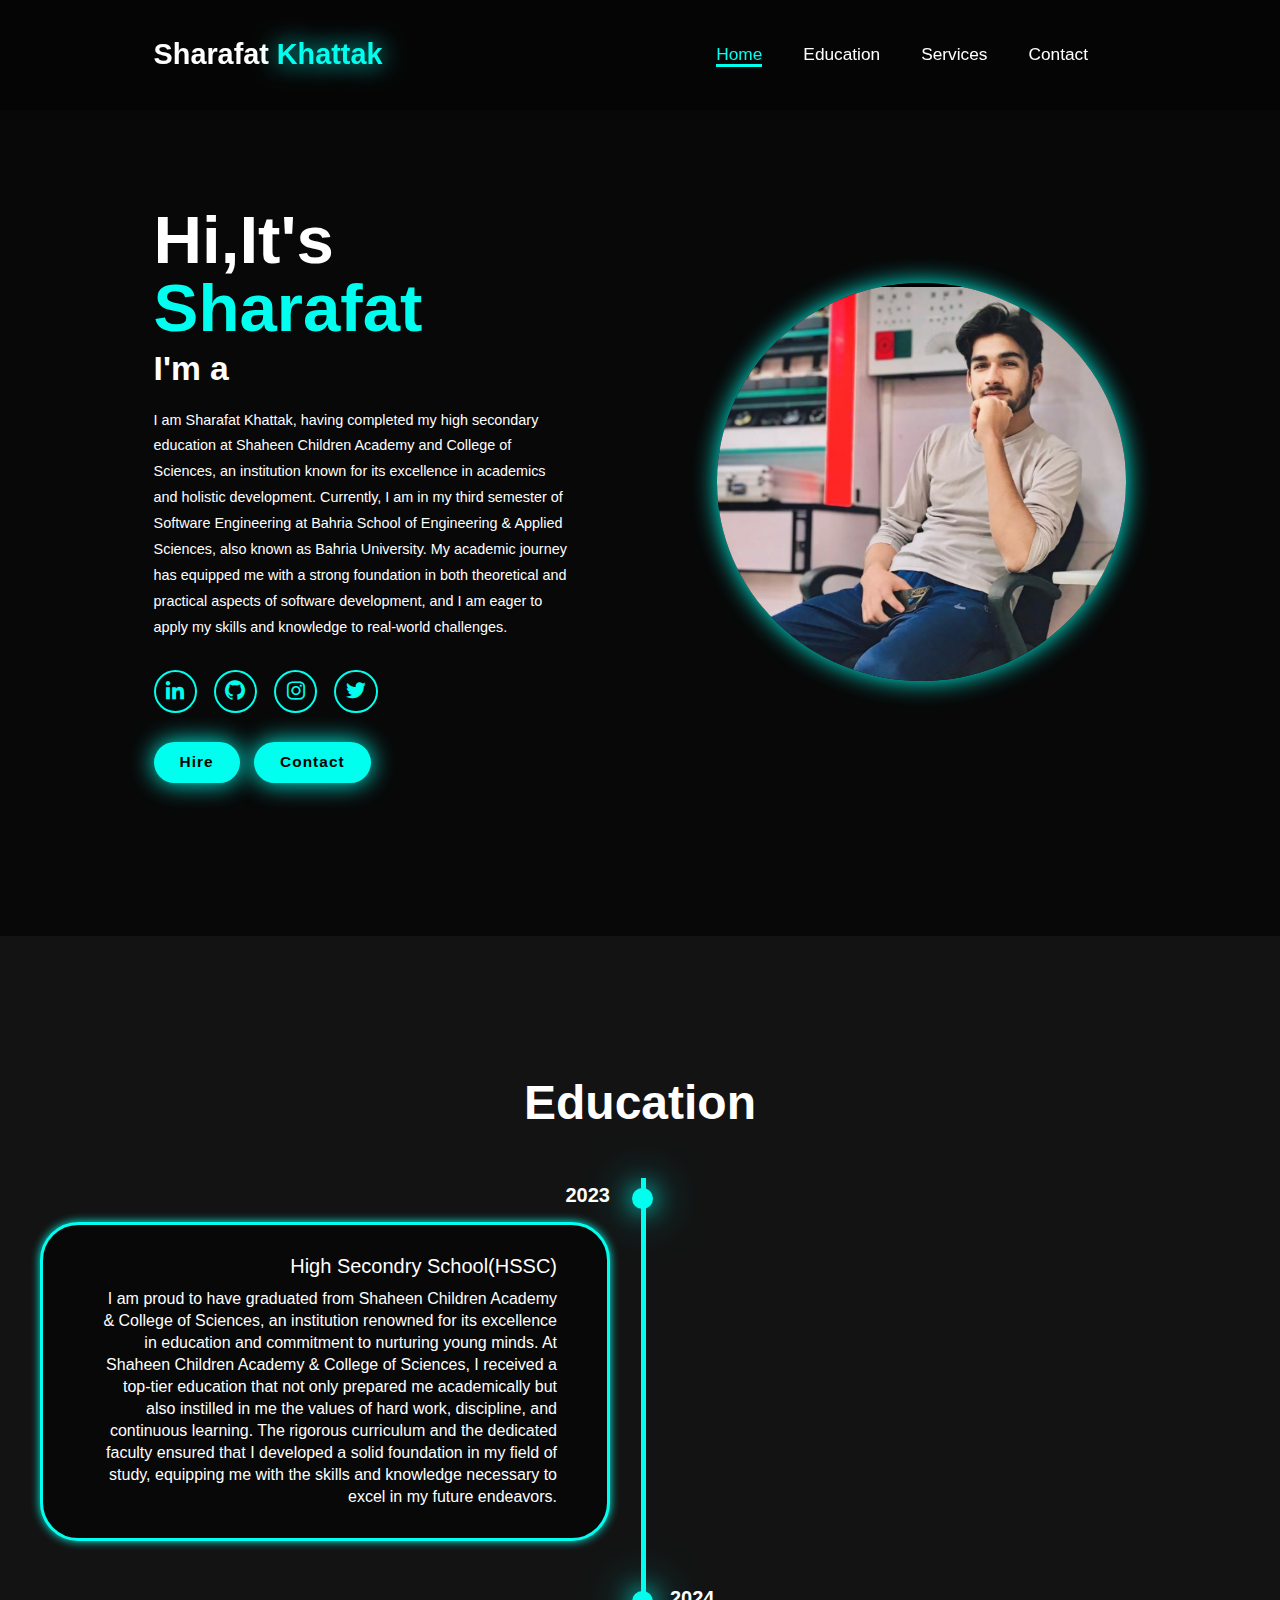
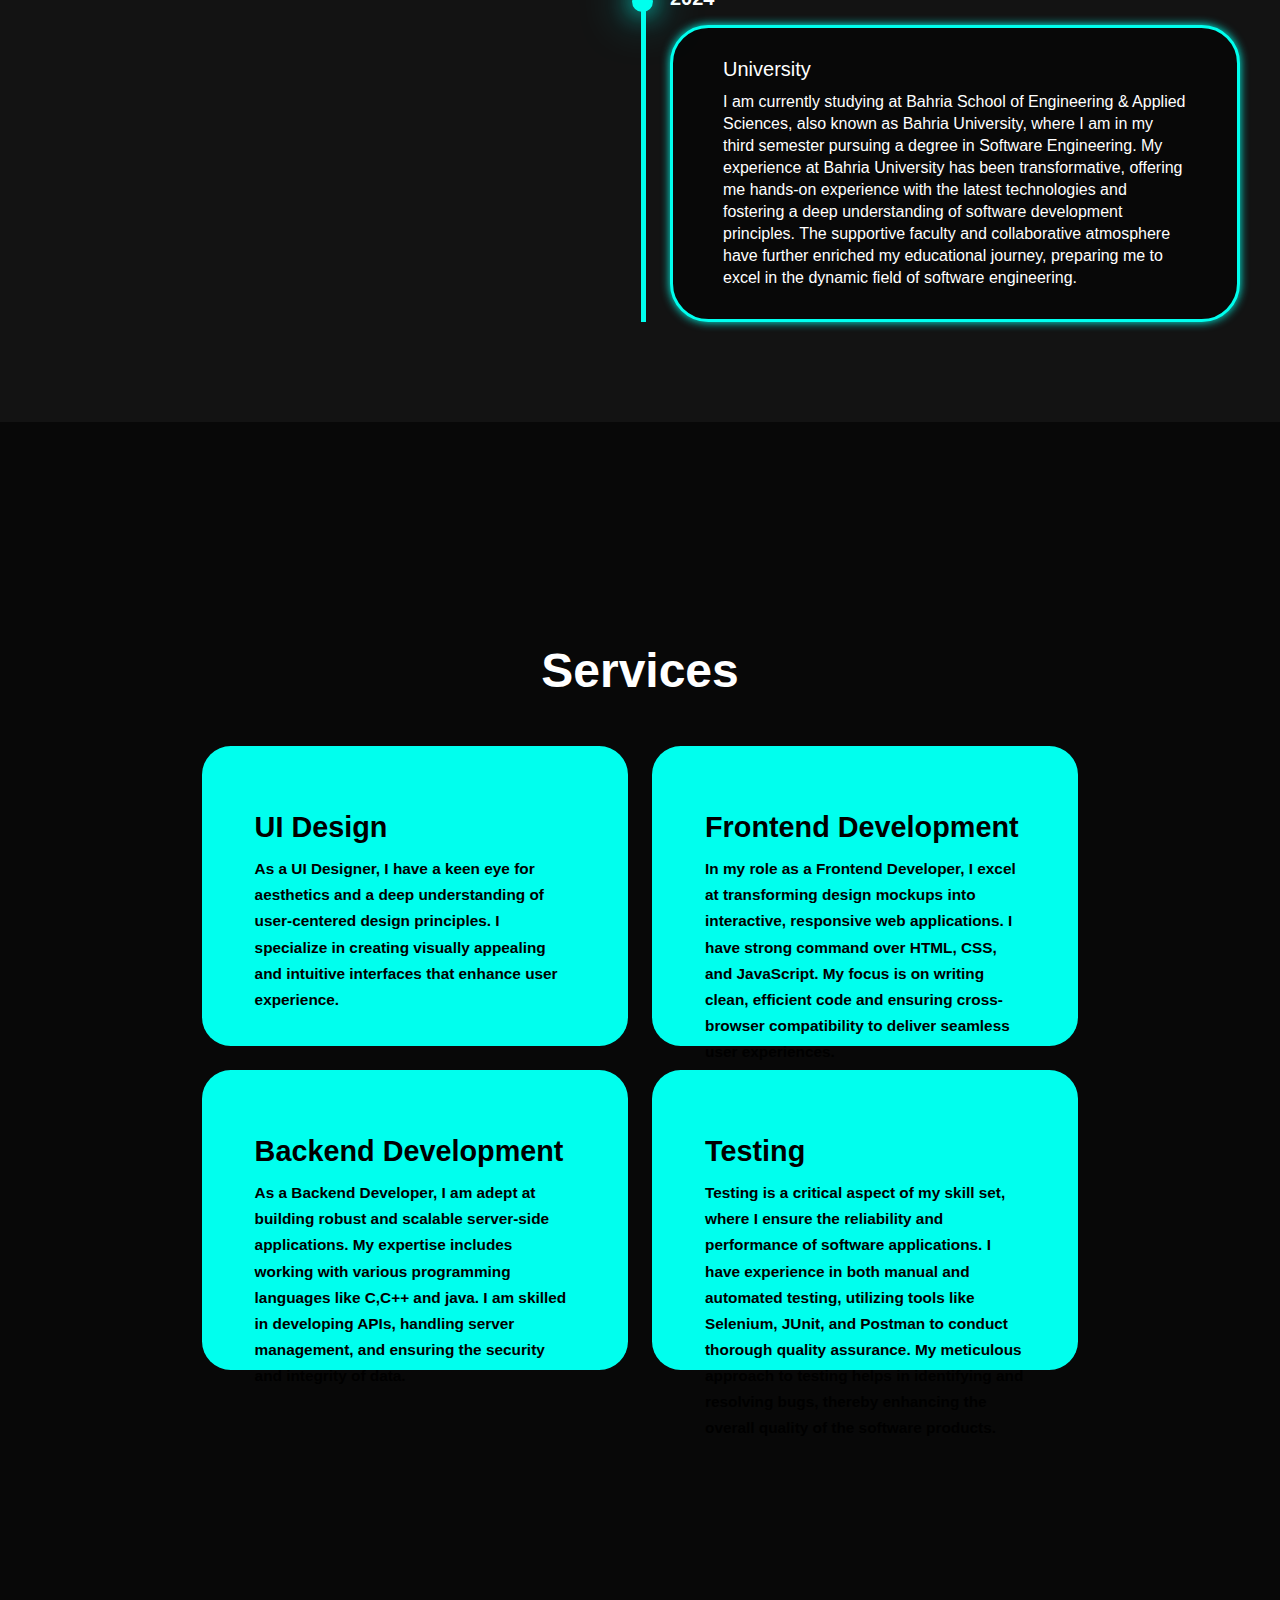
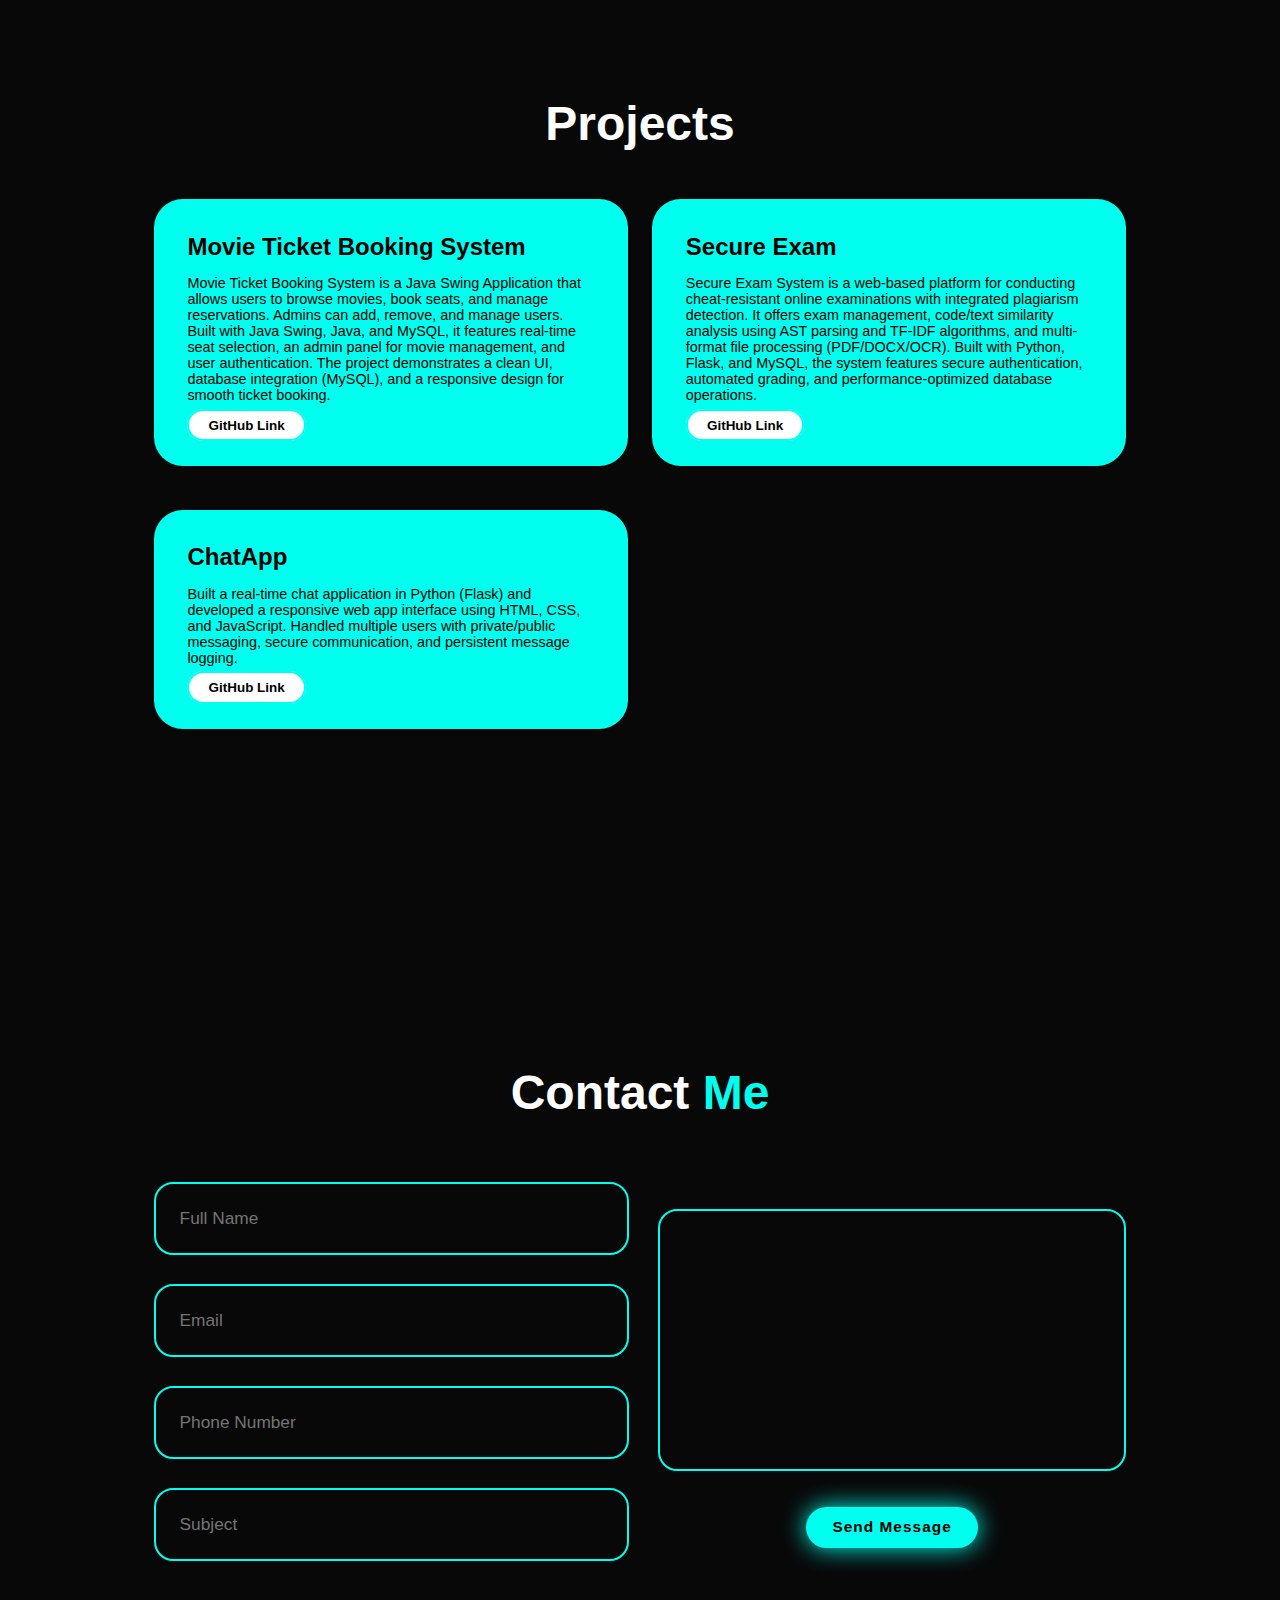
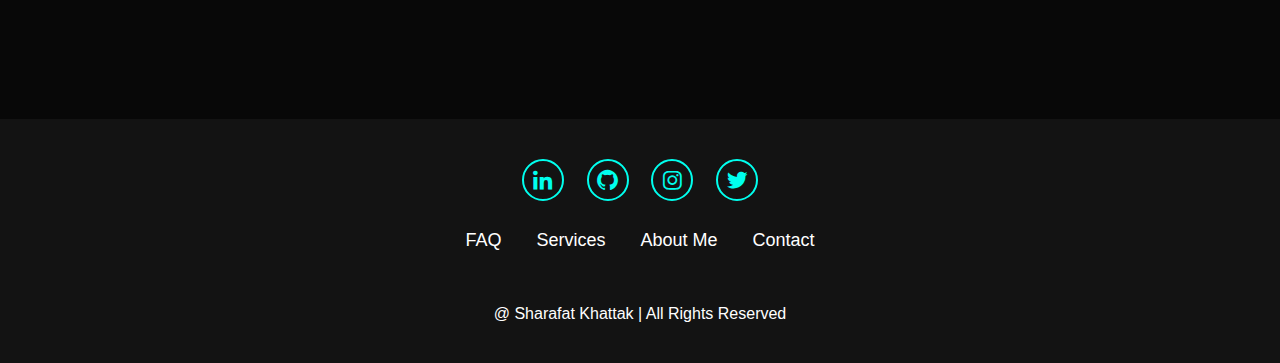
<file: index.html>
<!DOCTYPE html>
<html lang="en">
  <head>
    <meta charset="UTF-8" />
    <meta name="viewport" content="width=device-width, initial-scale=1.0" />
    <title>Portfolio</title>
    <link rel="stylesheet" href="style.css" />
    <link
      href="https://unpkg.com/boxicons@2.1.4/css/boxicons.min.css"
      rel="stylesheet"
    />
  </head>
  <body>
    <header class="header">
      <a href="#home" class="logo">Sharafat <span>Khattak</span></a>
      <i class="bx bx-menu" id="menu-icon"></i>
      <nav class="navbar">
        <a href="#home" class="active">Home</a>
        <a href="#education">Education</a>
        <a href="#services">Services</a>
        <a href="#contact">Contact</a>
        <a href=""></a>
      </nav>
    </header>
    <section class="home" id="home">
      <div class="home-content">
        <h1>Hi,It's <span>Sharafat</span></h1>
        <h3 class="text-animation">I'm a <span></span></h3>
        <p>
          I am Sharafat Khattak, having completed my high secondary education at
          Shaheen Children Academy and College of Sciences, an institution known
          for its excellence in academics and holistic development. Currently, I
          am in my third semester of Software Engineering at Bahria School of
          Engineering & Applied Sciences, also known as Bahria University. My
          academic journey has equipped me with a strong foundation in both
          theoretical and practical aspects of software development, and I am
          eager to apply my skills and knowledge to real-world challenges.
        </p>
        <div class="social-icons">
          <a href="www.linkedin.com/in/sharafat-khattak"><i class="bx bxl-linkedin"></i></a>
          <a href="#"><i class="bx bxl-github"></i></a>
          <a href="#"><i class="bx bxl-instagram"></i></a>
          <a href="#"><i class="bx bxl-twitter"></i></a>
        </div>
        <div class="btn-group">
          <a href="#" class="btn">Hire</a>
          <a href="#contact" class="btn">Contact</a>
        </div>
      </div>
      <div class="home-img">
        <img src="profile pic.jpeg.jpg" alt="" />
      </div>
    </section>

    <section class="education" id="education">
      <h2 class="heading">Education</h2>

      <div class="timeline-items">
        <div class="timeline-item">
          <div class="timeline-dot"></div>
          <div class="timeline-date">2023</div>
          <div class="timeline-content">
            <h3>High Secondry School(HSSC)</h3>
            <p>
              I am proud to have graduated from Shaheen Children Academy &
              College of Sciences, an institution renowned for its excellence in
              education and commitment to nurturing young minds. At Shaheen
              Children Academy & College of Sciences, I received a top-tier
              education that not only prepared me academically but also
              instilled in me the values of hard work, discipline, and
              continuous learning. The rigorous curriculum and the dedicated
              faculty ensured that I developed a solid foundation in my field of
              study, equipping me with the skills and knowledge necessary to
              excel in my future endeavors.
            </p>
          </div>
        </div>

        <div class="timeline-item">
          <div class="timeline-dot"></div>
          <div class="timeline-date">2024</div>
          <div class="timeline-content">
            <h3>University</h3>
            <p>
              I am currently studying at Bahria School of Engineering & Applied
              Sciences, also known as Bahria University, where I am in my third
              semester pursuing a degree in Software Engineering. My experience
              at Bahria University has been transformative, offering me hands-on
              experience with the latest technologies and fostering a deep
              understanding of software development principles. The supportive
              faculty and collaborative atmosphere have further enriched my
              educational journey, preparing me to excel in the dynamic field of
              software engineering.
            </p>
          </div>
        </div>
      </div>
    </section>
    <!-----------------Services-->
    <section class="services" id="services">
      <h2 class="heading">Services</h2>

      <div class="services-container">
        <div class="service-box">
          <div class="service-info">
            <h4>UI Design</h4>
            <p>
              As a UI Designer, I have a keen eye for aesthetics and a deep
              understanding of user-centered design principles. I specialize in
              creating visually appealing and intuitive interfaces that enhance
              user experience.
            </p>
          </div>
        </div>

        <div class="service-box">
          <div class="service-info">
            <h4>Frontend Development</h4>
            <p>
              In my role as a Frontend Developer, I excel at transforming design
              mockups into interactive, responsive web applications. I have
              strong command over HTML, CSS, and JavaScript. My focus is on
              writing clean, efficient code and ensuring cross-browser
              compatibility to deliver seamless user experiences.
            </p>
          </div>
        </div>

        <div class="service-box">
          <div class="service-info">
            <h4>Backend Development</h4>
            <p>
              As a Backend Developer, I am adept at building robust and scalable
              server-side applications. My expertise includes working with
              various programming languages like C,C++ and java. I am skilled in
              developing APIs, handling server management, and ensuring the
              security and integrity of data.
            </p>
          </div>
        </div>
        <div class="service-box">
          <div class="service-info">
            <h4>Testing</h4>
            <p>
              Testing is a critical aspect of my skill set, where I ensure the
              reliability and performance of software applications. I have
              experience in both manual and automated testing, utilizing tools
              like Selenium, JUnit, and Postman to conduct thorough quality
              assurance. My meticulous approach to testing helps in identifying
              and resolving bugs, thereby enhancing the overall quality of the
              software products.
            </p>
          </div>
        </div>
      </div>
    </section>
    <!-- Projects Section -->
    <section class="projects" id="projects">
      <h2 class="heading">Projects</h2>
      <div class="projects-container">
        <div class="project-box">
          <h4>Movie Ticket Booking System</h4>
          <p>Movie Ticket Booking System is a Java Swing Application that allows users to browse movies, book seats, and manage reservations. Admins can add, remove, and manage users. Built with Java Swing, Java, and MySQL, it features real-time seat selection, an admin panel for movie management, and user authentication. The project demonstrates a clean UI, database integration (MySQL), and a responsive design for smooth ticket booking.</p>
          <a href="https://github.com/SharafatKhattak/Movie-Ticket-Booking-System.git" target="_blank">GitHub Link</a>
        </div>
        <div class="project-box">
          <h4>Secure Exam</h4>
          <p>Secure Exam System is a web-based platform for conducting cheat-resistant online examinations with integrated plagiarism detection. It offers exam management, code/text similarity analysis using AST parsing and TF-IDF algorithms, and multi-format file processing (PDF/DOCX/OCR). Built with Python, Flask, and MySQL, the system features secure authentication, automated grading, and performance-optimized database operations.</p>
          <a href="https://github.com/shoaibakhtar5/secure_exam.git" target="_blank">GitHub Link</a>
        </div>
        <div class="project-box">
          <h4>ChatApp</h4>
          <p>Built a real-time chat application in Python (Flask) and developed a responsive web app interface using HTML, CSS, and JavaScript. Handled multiple users with private/public messaging, secure communication, and persistent message logging.</p>
          <a href="https://github.com/SharafatKhattak/Library.git" target="_blank">GitHub Link</a>
        </div>
      </div>
    </section>
    <!-----------------Contact-->
    <section class="contact" id="contact">
      <h2 class="heading">Contact <span>Me</span></h2>

      <form action="">
        <div class="input-group">
          <div class="input-box">
            <input type="text" placeholder="Full Name" />
            <input type="email" placeholder="Email" />
          </div>
          <div class="input-box">
            <input type="number" placeholder="Phone Number" />
            <input type="text" placeholder="Subject" />
          </div>
        </div>
        <div class="input-group-2">
          <textarea
            name=""
            id=""
            cols="30"
            rows="10"
            placeholder="Your Meassage"
          >
          </textarea>
          <input type="submit" value="Send Message" class="btn" />
        </div>
      </form>
    </section>

    <footer class="footer">
      <div class="social">
        <a href="#"><i class="bx bxl-linkedin"></i></a>
        <a href="#"><i class="bx bxl-github"></i></a>
        <a href="#"><i class="bx bxl-instagram"></i></a>
        <a href="#"><i class="bx bxl-twitter"></i></a>
      </div>
      <ul class="list">
        <li>
          <a href="#">FAQ</a>
        </li>
        <li>
          <a href="#">Services</a>
        </li>
        <li>
          <a href="#">About Me</a>
        </li>
        <li>
          <a href="#">Contact</a>
        </li>
      </ul>
      <p class="copyright">@ Sharafat Khattak | All Rights Reserved</p>
    </footer>
    <script src="script.js"></script>
  </body>
</html>
</file>
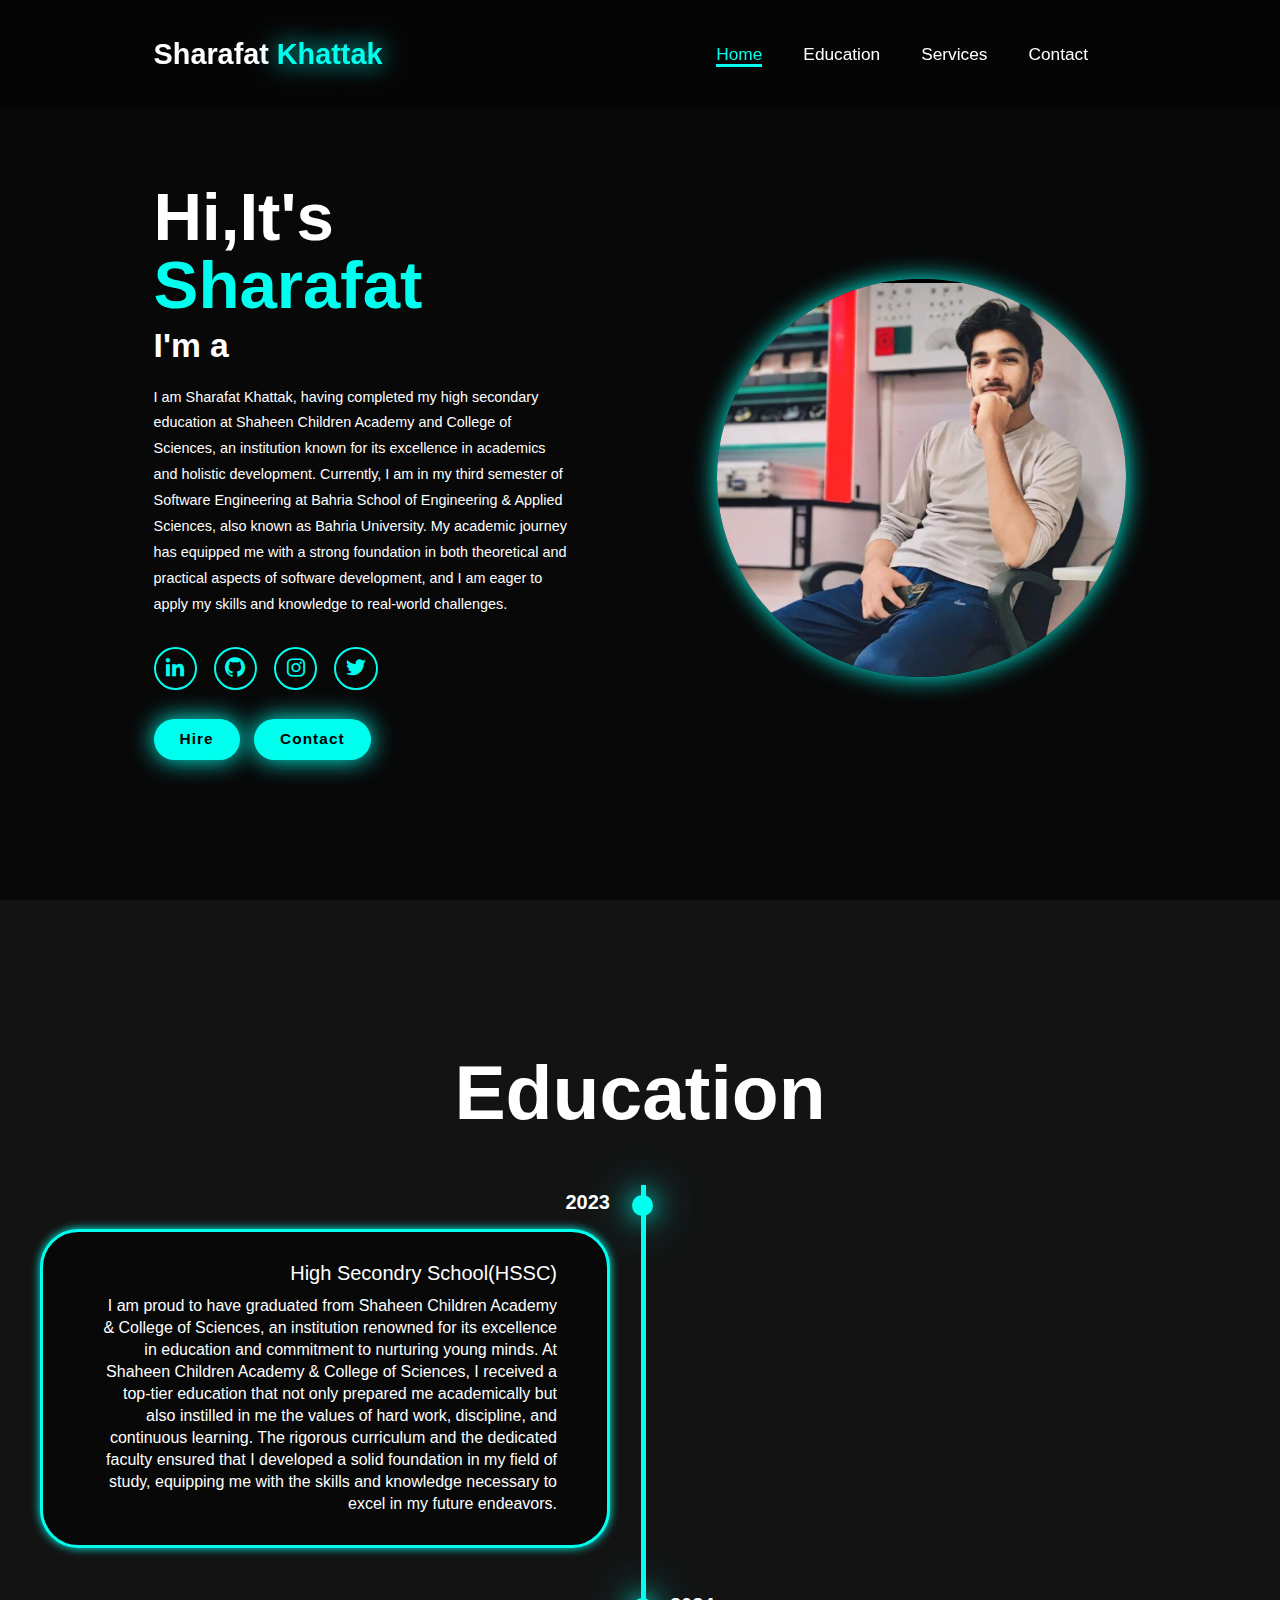
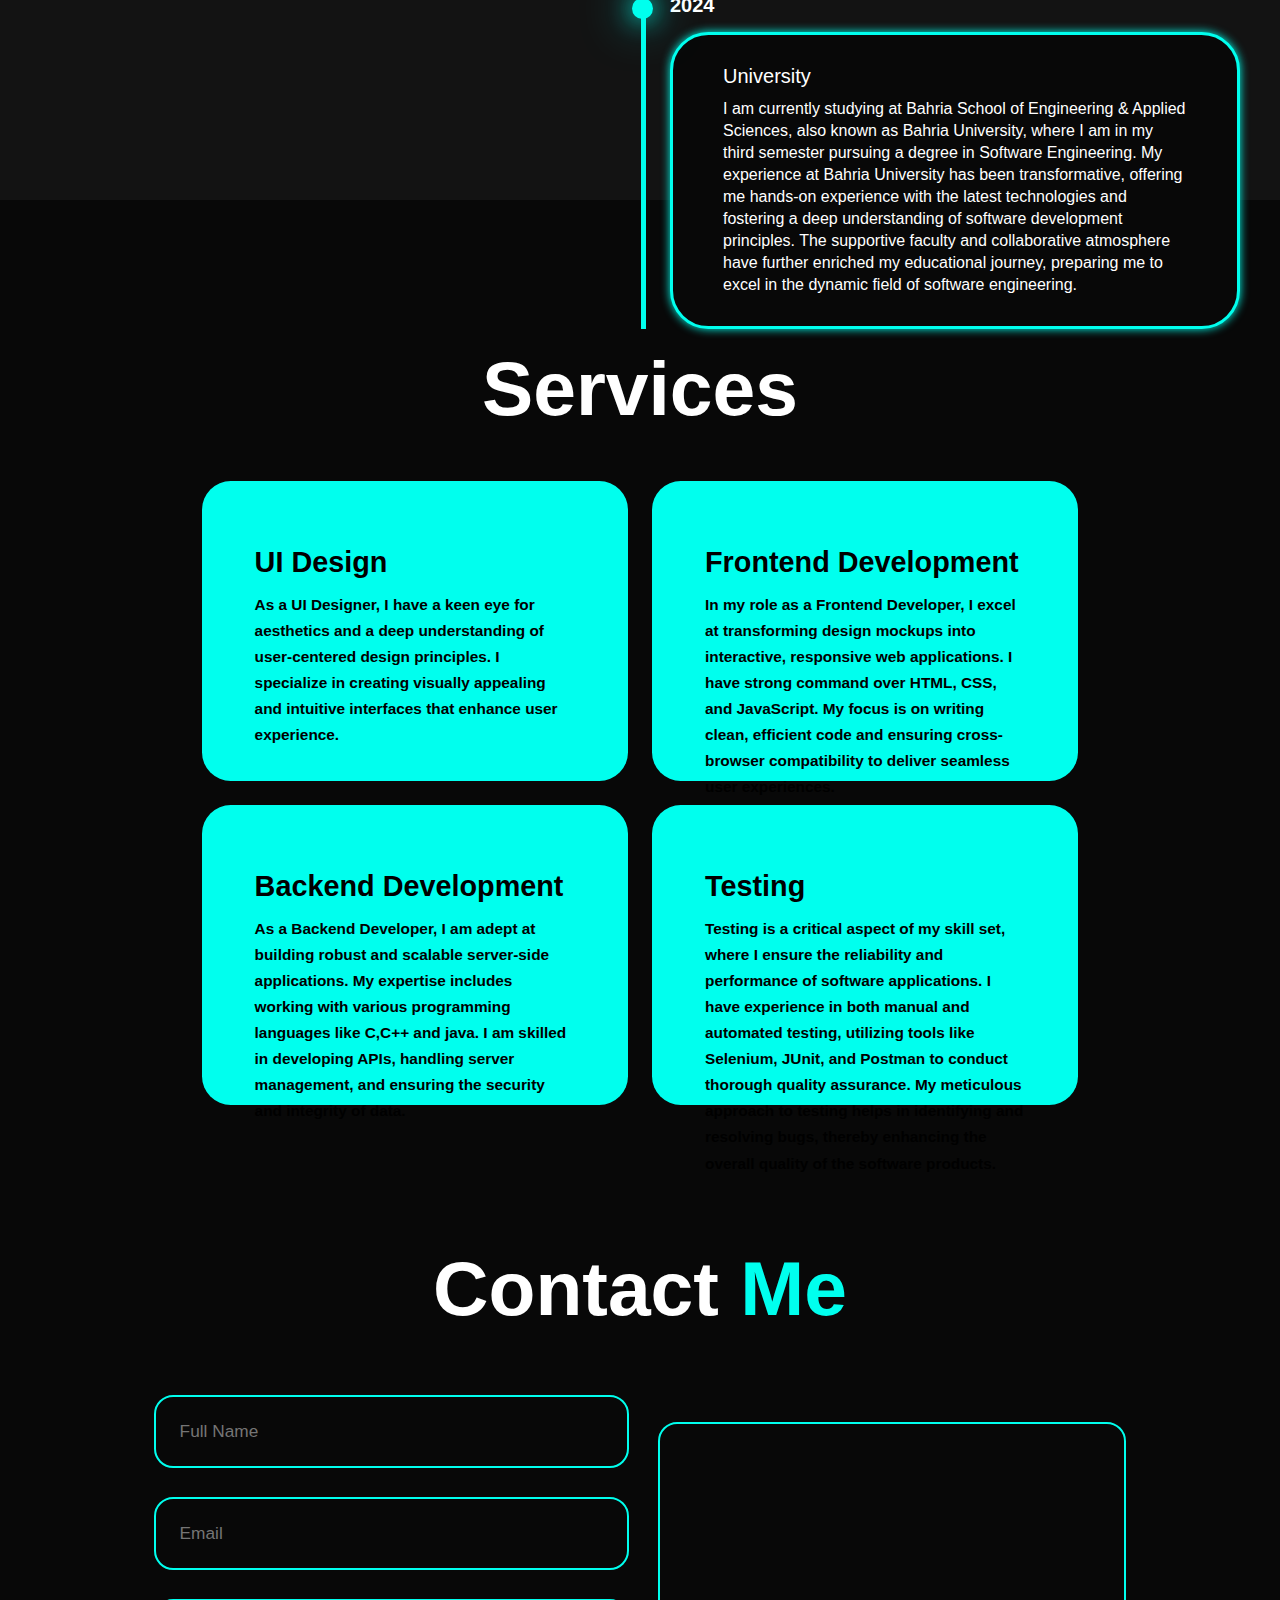
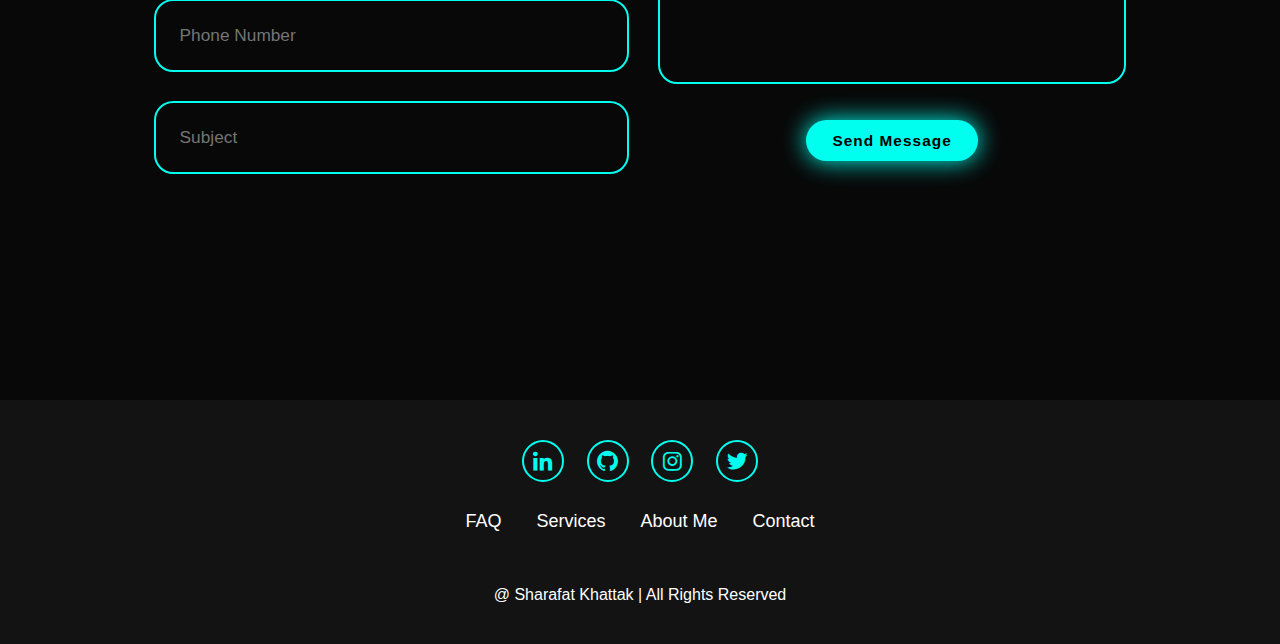
<file: index1.html>
<!DOCTYPE html>
<html lang="en">
  <head>
    <meta charset="UTF-8" />
    <meta name="viewport" content="width=device-width, initial-scale=1.0" />
    <title>Portfolio</title>
    <link rel="stylesheet" href="style1.css" />
    <link
      href="https://unpkg.com/boxicons@2.1.4/css/boxicons.min.css"
      rel="stylesheet"
    />
  </head>
  <body>
    <header class="header">
      <a href="#home" class="logo">Sharafat <span>Khattak</span></a>
      <i class="bx bx-menu" id="menu-icon"></i>
      <nav class="navbar">
        <a href="#home" class="active">Home</a>
        <a href="#education">Education</a>
        <a href="#services">Services</a>
        <a href="#contact">Contact</a>
        <a href=""></a>
      </nav>
    </header>
    <section class="home" id="home">
      <div class="home-content">
        <h1>Hi,It's <span>Sharafat</span></h1>
        <h3 class="text-animation">I'm a <span></span></h3>
        <p>
          I am Sharafat Khattak, having completed my high secondary education at
          Shaheen Children Academy and College of Sciences, an institution known
          for its excellence in academics and holistic development. Currently, I
          am in my third semester of Software Engineering at Bahria School of
          Engineering & Applied Sciences, also known as Bahria University. My
          academic journey has equipped me with a strong foundation in both
          theoretical and practical aspects of software development, and I am
          eager to apply my skills and knowledge to real-world challenges.
        </p>
        <div class="social-icons">
          <a href="#"><i class="bx bxl-linkedin"></i></a>
          <a href="#"><i class="bx bxl-github"></i></a>
          <a href="#"><i class="bx bxl-instagram"></i></a>
          <a href="#"><i class="bx bxl-twitter"></i></a>
        </div>
        <div class="btn-group">
          <a href="#" class="btn">Hire</a>
          <a href="#contact" class="btn">Contact</a>
        </div>
      </div>
      <div class="home-img">
        <img src="profile pic.jpeg.jpg" alt="" />
      </div>
    </section>

    <section class="education" id="education">
      <h2 class="heading">Education</h2>

      <div class="timeline-items">
        <div class="timeline-item">
          <div class="timeline-dot"></div>
          <div class="timeline-date">2023</div>
          <div class="timeline-content">
            <h3>High Secondry School(HSSC)</h3>
            <p>
              I am proud to have graduated from Shaheen Children Academy &
              College of Sciences, an institution renowned for its excellence in
              education and commitment to nurturing young minds. At Shaheen
              Children Academy & College of Sciences, I received a top-tier
              education that not only prepared me academically but also
              instilled in me the values of hard work, discipline, and
              continuous learning. The rigorous curriculum and the dedicated
              faculty ensured that I developed a solid foundation in my field of
              study, equipping me with the skills and knowledge necessary to
              excel in my future endeavors.
            </p>
          </div>
        </div>

        <div class="timeline-item">
          <div class="timeline-dot"></div>
          <div class="timeline-date">2024</div>
          <div class="timeline-content">
            <h3>University</h3>
            <p>
              I am currently studying at Bahria School of Engineering & Applied
              Sciences, also known as Bahria University, where I am in my third
              semester pursuing a degree in Software Engineering. My experience
              at Bahria University has been transformative, offering me hands-on
              experience with the latest technologies and fostering a deep
              understanding of software development principles. The supportive
              faculty and collaborative atmosphere have further enriched my
              educational journey, preparing me to excel in the dynamic field of
              software engineering.
            </p>
          </div>
        </div>
      </div>
    </section>
    <!-----------------Services-->
    <section class="services" id="services">
      <h2 class="heading">Services</h2>

      <div class="services-container">
        <div class="service-box">
          <div class="service-info">
            <h4>UI Design</h4>
            <p>
              As a UI Designer, I have a keen eye for aesthetics and a deep
              understanding of user-centered design principles. I specialize in
              creating visually appealing and intuitive interfaces that enhance
              user experience.
            </p>
          </div>
        </div>

        <div class="service-box">
          <div class="service-info">
            <h4>Frontend Development</h4>
            <p>
              In my role as a Frontend Developer, I excel at transforming design
              mockups into interactive, responsive web applications. I have
              strong command over HTML, CSS, and JavaScript. My focus is on
              writing clean, efficient code and ensuring cross-browser
              compatibility to deliver seamless user experiences.
            </p>
          </div>
        </div>

        <div class="service-box">
          <div class="service-info">
            <h4>Backend Development</h4>
            <p>
              As a Backend Developer, I am adept at building robust and scalable
              server-side applications. My expertise includes working with
              various programming languages like C,C++ and java. I am skilled in
              developing APIs, handling server management, and ensuring the
              security and integrity of data.
            </p>
          </div>
        </div>
        <div class="service-box">
          <div class="service-info">
            <h4>Testing</h4>
            <p>
              Testing is a critical aspect of my skill set, where I ensure the
              reliability and performance of software applications. I have
              experience in both manual and automated testing, utilizing tools
              like Selenium, JUnit, and Postman to conduct thorough quality
              assurance. My meticulous approach to testing helps in identifying
              and resolving bugs, thereby enhancing the overall quality of the
              software products.
            </p>
          </div>
        </div>
      </div>
    </section>

    <section class="contact" id="contact">
      <h2 class="heading">Contact <span>Me</span></h2>

      <form action="">
        <div class="input-group">
          <div class="input-box">
            <input type="text" placeholder="Full Name" />
            <input type="email" placeholder="Email" />
          </div>
          <div class="input-box">
            <input type="number" placeholder="Phone Number" />
            <input type="text" placeholder="Subject" />
          </div>
        </div>
        <div class="input-group-2">
          <textarea
            name=""
            id=""
            cols="30"
            rows="10"
            placeholder="Your Meassage"
          >
          </textarea>
          <input type="submit" value="Send Message" class="btn" />
        </div>
      </form>
    </section>

    <footer class="footer">
      <div class="social">
        <a href="#"><i class="bx bxl-linkedin"></i></a>
        <a href="#"><i class="bx bxl-github"></i></a>
        <a href="#"><i class="bx bxl-instagram"></i></a>
        <a href="#"><i class="bx bxl-twitter"></i></a>
      </div>
      <ul class="list">
        <li>
          <a href="#">FAQ</a>
        </li>
        <li>
          <a href="#">Services</a>
        </li>
        <li>
          <a href="#">About Me</a>
        </li>
        <li>
          <a href="#">Contact</a>
        </li>
      </ul>
      <p class="copyright">@ Sharafat Khattak | All Rights Reserved</p>
    </footer>
    <script src="javascript1.js"></script>
  </body>
</html>
</file>
<file: style.css>
* {
  margin: 0;
  padding: 0;
  box-sizing: border-box;
  text-decoration: none;
  border: none;
  outline: none;
  scroll-behavior: smooth;
  font-family: "Poppins", sans-serif;
}

:root {
  --bg-color: #080808;
  --second-bg-color: #131313;
  --text-color: white;
  --main-color: #00ffee;
}

html {
  font-size: 60%;
  overflow-x: hidden;
}
body {
  background: var(--bg-color);
  color: var(--text-color);
}
.header {
  position: fixed;
  top: 0;
  left: 0;
  width: 100%;
  padding: 4rem 12% 4rem;
  background: rgba(0, 0, 0, 0.3);
  backdrop-filter: blur(10px);
  display: flex;
  justify-content: space-between;
  align-items: center;
  z-index: 5;
}

.logo {
  font-size: 3rem;
  color: var(--text-color);
  font-weight: 800;
  cursor: pointer;
  transition: 0.3s ease;
}
.logo:hover {
  transform: scale(1.1);
}
.logo span {
  text-shadow: 0 0 25px var(--main-color);
}
.navbar a {
  font-size: 1.8rem;
  color: var(--text-color);
  margin-left: 4rem;
  font-weight: 500;
  transition: 0.3 ease;
  border-bottom: 3px solid transparent;
}
.navbar a:hover,
.navbar a.active {
  color: var(--main-color);
  border-bottom: 3px solid var(--main-color);
}
#menu-icon {
  display: none;
  font-size: 3.5rem;
  color: var(--main-color);
}

section {
  height: 100vh;
  padding: 10rem 12% 10rem;
}

.home {
  display: flex;
  align-items: center;
  justify-content: center;
  gap: 15rem;
}
.home-content {
  display: flex;
  flex-direction: column;
  align-items: baseline;
  text-align: left;
  justify-content: center;
  margin-top: 3rem;
}

span {
  color: var(--main-color);
}

.logo span {
  color: var(--main-color);
}
.home-content h3 {
  margin-bottom: 2rem;
  margin-top: 1rem;
  font-size: 3.5rem;
}

.home-content h1 {
  font-size: 7rem;
  font-weight: 700;
  margin-top: 1.5rem;
  line-height: 1;
}

.home-img img {
  position: relative;
  top: 3rem;
  width: 32vw;
  border-radius: 50%;
  box-shadow: 0 0 25px var(--main-color);
  cursor: pointer;
  transition: 0.4s ease-in-out;
}

.home-img img:hover {
  box-shadow: 0 0 25px var(--main-color), 0 0 50px var(--main-color),
    0 0 100px var(--main-color);
}

.home-content p {
  font-size: 1.5rem;
  font-weight: 500;
  line-height: 1.8;
  max-width: 1000px;
}
.social-icons a {
  display: inline-flex;
  justify-content: center;
  align-items: center;
  width: 4.5rem;
  height: 4.5rem;
  background: transparent;
  border: 2px solid var(--main-color);
  font-size: 2.5rem;
  border-radius: 50%;
  color: var(--main-color);
  margin: 3rem 1.5rem 3rem 0;
  transition: 0.3s ease-in-out;
}
.social-icons a:hover {
  color: var(--text-color);
  transform: scale(1.3) translateY(-5x);
  box-shadow: 0 0 25px var(--main-color);
  background-color: var(--main-color);
}

.btn {
  display: inline-block;
  padding: 1rem 2.5rem;
  background: var(--main-color);
  box-shadow: 0 0 25px var(--main-color);
  border-radius: 4rem;
  font-size: 1.6rem;
  color: black;
  border: 2px solid transparent;
  letter-spacing: 0.11rem;
  font-weight: 600;
  transition: 0.3 ease-in-out;
  cursor: pointer;
}
.btn:hover {
  transform: scale(1.05);
  box-shadow: 0 0 50px var(--main-color);
}
.btn-group {
  display: flex;
  align-items: center;
  gap: 1.5rem;
}
.btn-group a:nth-of-type(2):hover {
  box-shadow: 0 0 25px var(--main-color);
  background-color: var(--main-color);
  color: black;
}
.text-animation {
  font-size: 34px;
  font-weight: 600;
  min-width: 280px;
}
.text-animation span {
  position: relative;
}

.text-animation span::before {
  content: "Web developer";
  color: var(--main-color);
  animation: words 20s infinite;
}
.text-animation span::after {
  content: "";
  background-color: var(--bg-color);
  position: absolute;
  width: calc(100% + 8px);
  height: 100%;
  border-left: 3px solid var(--bg-color);
  right: -8px;
  animation: cursor 0.6s infinite, typing 20s steps(14) infinite;
}
@keyframes cursor {
  to {
    border-left: 2px solid var(--main-color);
  }
}
@keyframes words {
  0%,
  20% {
    content: "Frontend Developer";
  }
  21%,
  40% {
    content: " Web Designer";
  }
  41%,
  60% {
    content: "C++ Developer";
  }
  61%,
  80% {
    content: "Software Engineer";
  }
  81%,
  100% {
    content: "UI/UX Designer";
  }
}
@keyframes typing {
  10%,
  15%,
  30%,
  35%,
  50%,
  55%,
  70%,
  75%,
  90%,
  95% {
    width: 0;
  }
  5%,
  20%,
  25%,
  40%,
  45%,
  60%,
  65%,
  80%,
  85% {
    width: calc(100% + 8px);
  }
}

.heading {
  font-size: 8rem;
  text-align: center;
  margin: 5rem 0;
}
.education {
  padding: 100px 15px;
  background: var(--second-bg-color);
}
.education h2 {
  margin-bottom: 5rem;
}
.timeline-items {
  max-width: 1200px;
  margin: auto;
  display: flex;
  flex-wrap: wrap;
  position: relative;
}
.timeline-items::before {
  content: "";
  position: absolute;
  width: 5px;
  height: 100%;
  background-color: var(--main-color);
  left: calc(50% + 1px);
}
.timeline-item {
  margin-bottom: 40px;
  width: 100%;
  position: relative;
}
.timeline-item:last-child {
  margin-bottom: 0;
}
.timeline-item:nth-child(odd) {
  padding-right: calc(50% + 30px);
  text-align: right;
}

.timeline-item:nth-child(even) {
  padding-left: calc(50% + 30px);
}

.timeline-dot {
  height: 21px;
  width: 21px;
  background-color: var(--main-color);
  box-shadow: 0 0 25px var(--main-color), 0 0 50px var(--main-color);
  position: absolute;
  left: calc(50% - 8px);
  border-radius: 50%;
  top: 10px;
}

.timeline-date {
  font-size: 20px;
  font-weight: 800;
  color: white;
  margin: 6px 0 15px;
}

.timeline-content {
  background-color: var(--bg-color);
  border: 3px solid var(--main-color);
  padding: 30px 50px;
  border-radius: 4rem;
  box-shadow: 0 0 10px var(--main-color);
  cursor: pointer;
  transition: 0.3s ease-in-out;
}

.timeline-content:hover {
  transform: scale(1.05);
  box-shadow: 0 0 25px var(--main-color);
}
.timeline-content h3 {
  font-size: 20px;
  color: white;
  margin: 0 0 10px;
  font-weight: 500;
}
.timeline-content p {
  color: white;
  font-size: 16px;
  font-weight: 300;
  line-height: 22px;
}
::-webkit-scrollbar {
  width: 15px;
}
::-webkit-scrollbar-thumb {
  background-color: var(--main-color);
}

::-webkit-scrollbar-track {
  background-color: var(--bg-color);
  width: 50px;
}

/*----------------Services------------------------*/

.services{
    background: var(--bg-color);
    color: black;
}
.services h2{
    margin-bottom: 5rem;
    color: white;
}
.services-container{
    display: grid;
    grid-template-columns: repeat(2,1fr);
    align-items: center;
    gap: 2.5rem;
}
.service-box{
    background-color: var(--main-color);
    height: 300px;
    border-radius: 3rem;
    border: 5px solid transparent;
    cursor: pointer;
    transition: 0.4s ease-in-out;
}

.service-box:hover{
    background: white;
    color: black;
    border: 5px solid var(--main-color);
    transform: scale(1.03);
}

.service-box .service-info{
    display: flex;
    flex-direction: column;
    text-align: left;
    max-height: 200px;
    justify-content: left;
    align-items: baseline;
    padding: 5rem 5rem;

}
.service-info h4{
    font-size: 3rem;
    font-weight: 800;
    line-height: 2;
}
.service-info p{
    font-size: 1.6rem;
    font-weight: 600;
    max-height: 100px;
    line-height: 1.7;
    margin: auto;
}
.contact{
    background-color: var(--bg-color);
}
.contact h2{
    margin-bottom: 3rem;
    color: white;
}
.contact form{
    display: flex;
    align-items: center;
    justify-content: center;
    gap: 3rem;
    margin: 5rem auto;
    text-align: center;
}
.contact form .input-box{
    display: flex;
    justify-content: center;
    flex-wrap: wrap;
}

.contact form .input-box input,
.contact form textarea{
    width: 100%;
    padding: 2.5rem;
    font-size: 1.8rem;
    color: var(--text-color);
    background-color: var(--bg-color);
    border-radius: 2rem;
    border: 2px solid var(--main-color);
    margin: 1.5rem 0;
    resize: none;
}

.contact form .btn{
    margin-top: 2rem;
}

.footer{
    position: relative;
    bottom: 0;
    width: 100%;
    padding: 40px 0;
    background-color: var(--second-bg-color);
}
.footer .social{
    text-align: center;
    padding-bottom: 25px;
    color: var(--main-color);
}
.footer .social a{
    font-size: 25px;
    color: var(--main-color);
    border: 2px solid var(--main-color);
    width: 42px;
    height: 42px;
    line-height: 42px;
    display: inline-block;
    text-align: center;
    border-radius: 50%;
    margin: 0 10px;
    transition: 0.3 ease-in-out;
}

.footer .social a:hover{
    transform: scale(1.2)translateY(-10px);
    background-color: var(--main-color);
    color: black;
    box-shadow: 0 0 25px var(--main-color);
}
.footer ul{
    margin-top: 0;
    padding: 0;
    font-size: 18px;
    line-height: 1.6;
    margin-bottom: 0;
    text-align: center;
}

.footer ul li a{
    color: white;
    border-bottom:3px solid transparent;
    transition: 0.3s ease-in-out;
}

.footer ul li a:hover{
    border-bottom: 3px solid var(--main-color);
}

.footer ul li{
    display: inline-block;
    padding: 0 15px;
}

.footer .copyright{
    margin-top: 50px;
    text-align: center;
    font-size: 16px;
    color: white;
}

@media(max-width:1285px){
    hteml{
        font-size: 55%;
    }
    .services-container{
        padding-bottom: 7rem;
        grid-template-columns: repeat(2,1fr);
        margin: 0 5rem;
    }

}
@media(max-width:991px){
    .header{
        padding: 2rem 3%;
    }
    section{
        padding: 10rem 3% 2rem;
    }
    .timeline-items::before{
        left:7px;

    }
    .timeline-item:nth-child(odd){
        padding-right: 0;
        text-align: left;
    }
    .timeline-item:nth-child(odd),
    .timeline-item:nth-child(even){
        padding-left: 37px;
    }
    .timeline-dot{
        left: 0;

    }
    .services{
        padding-bottom: 7rem;
    }
    .contact form{
        flex-direction: column;
    }
    .footer{
        padding: 2rem 3%;
    }

}

@media(max-width:895px){
    #menu-icon{
        display: block;
    }
    .navbar{
        position: absolute;
        top: 100%;
        right: 0;
        width: 50%;
        padding: 1rem 3%;
        background: rgba(0, 0, 0, 0.8);
        backdrop-filter: blur(20px);
        border-bottom-left-radius: 2rem;
        border-left: 2px solid var(--main-color);
        border-bottom: 2px solid var(--main-color);
        display: none;
    }
    .navbar.active{
        display: block;
    }
    .navbar a{
        display: block;
        font-size: 2rem;
        margin: 3rem 0;
        color: white; 
    }
    .home{
        flex-direction: column-reverse;
        margin: 5rem 4rem;
    }
    .home-content h3{
        font-size: 2.6rem;
    }
    .home-content h1{
        font-size: 8rem;
        margin-top: 3rem;
    }
    .home-content p{
        max-width: 600px;
        margin: 0 auto;
    }
    .home-img img{
        width: 56vw;
    }
    .services h2{
        margin-bottom: 3rem;
    }
    .services-container{
        grid-template-columns: repeat(1,1fr);

    }
    #contact{
        margin-top: 800px;
    }
    .footer{
        margin-top: 100px;
    }
}

@media (max-width: 600px) {
  html {
    font-size: 45%;
  }
  .home {
    flex-direction: column-reverse;
    gap: 3rem;
    margin: 2rem 1rem;
    align-items: center;
  }
  .home-content h1 {
    font-size: 4rem;
    margin-top: 2rem;
  }
  .home-content h3 {
    font-size: 2rem;
  }
  .home-content p {
    font-size: 1.2rem;
    max-width: 100%;
    margin: 0 auto;
  }
  .home-img img {
    width: 80vw;
    top: 0;
  }
  .services-container {
    grid-template-columns: 1fr;
    gap: 1.5rem;
    margin: 0;
  }
  .service-box {
    height: auto;
    padding: 2rem 1rem;
  }
  .service-info h4 {
    font-size: 2rem;
  }
  .service-info p {
    font-size: 1.2rem;
  }
  .timeline-items {
    flex-direction: column;
    max-width: 100%;
  }
  .timeline-items::before {
    left: 10px;
  }
  .timeline-item,
  .timeline-item:nth-child(odd),
  .timeline-item:nth-child(even) {
    padding: 0 0 0 30px;
    text-align: left;
    width: 100%;
  }
  .timeline-dot {
    left: 0;
  }
  .timeline-content {
    padding: 2rem 1rem;
    border-radius: 2rem;
  }
  .heading {
    font-size: 4rem;
    margin: 2rem 0;
  }
  section {
    padding: 5rem 2% 5rem;
  }
}

@media (min-width: 896px) {
  section {
    height: auto;
    padding-top: 13rem;
    margin-top: 0;
  }
  .heading {
    font-size: 5rem;
    margin: 4rem 0 3rem 0;
    z-index: 1;
    position: relative;
  }
  .services, .education, .contact {
    margin-top: 6rem;
  }
  .home-content {
    margin-top: 7rem;
  }
  .education {
    overflow: visible;
    min-height: 100vh;
  }
}

/*----------------Projects------------------------*/
.projects {
    background: var(--bg-color);
    color: black;
}
.projects h2 {
    margin-bottom: 5rem;
    color: white;
}
.projects-container {
    display: grid;
    grid-template-columns: repeat(2,1fr);
    align-items: center;
    gap: 2.5rem;
}
.project-box {
    background-color: var(--main-color);
    border-radius: 3rem;
    border: 5px solid transparent;
    cursor: pointer;
    transition: 0.4s ease-in-out;
    padding: 3rem 3rem;
    margin-bottom: 2rem;
}
.project-box:hover {
    background: white;
    color: black;
    border: 5px solid var(--main-color);
    transform: scale(1.03);
}
.project-box h4 {
    font-size: 2.5rem;
    font-weight: 800;
    margin-bottom: 1.5rem;
}
.project-box p {
    font-size: 1.5rem;
    font-weight: 500;
    margin-bottom: 1.5rem;
    color: black;
}
.project-box a {
    font-size: 1.4rem;
    color: #000;
    background: #fff;
    border: 2px solid var(--main-color);
    border-radius: 2rem;
    padding: 0.7rem 2rem;
    text-decoration: none;
    transition: 0.3s;
    font-weight: 600;
}
.project-box a:hover {
    background: var(--main-color);
    color: #000;
    box-shadow: 0 0 25px var(--main-color);
}
@media(max-width:991px){
    .projects-container{
        grid-template-columns: 1fr;
    }
}
@media (max-width: 600px) {
  .projects h2 {
    margin-bottom: 3rem;
  }
  .projects-container {
    grid-template-columns: 1fr;
    gap: 1.5rem;
    margin: 0;
  }
  .project-box {
    padding: 2rem 1rem;
  }
  .project-box h4 {
    font-size: 2rem;
  }
  .project-box p {
    font-size: 1.2rem;
  }
  .project-box a {
    font-size: 1.1rem;
    padding: 0.5rem 1.2rem;
  }
}
</file>
<file: style1.css>
* {
  margin: 0;
  padding: 0;
  box-sizing: border-box;
  text-decoration: none;
  border: none;
  outline: none;
  scroll-behavior: smooth;
  font-family: "Poppins", sans-serif;
}

:root {
  --bg-color: #080808;
  --second-bg-color: #131313;
  --text-color: white;
  --main-color: #00ffee;
}

html {
  font-size: 60%;
  overflow-x: hidden;
}
body {
  background: var(--bg-color);
  color: var(--text-color);
}
.header {
  position: fixed;
  top: 0;
  left: 0;
  width: 100%;
  padding: 4rem 12% 4rem;
  background: rgba(0, 0, 0, 0.3);
  backdrop-filter: blur(10px);
  display: flex;
  justify-content: space-between;
  align-items: center;
  z-index: 5;
}

.logo {
  font-size: 3rem;
  color: var(--text-color);
  font-weight: 800;
  cursor: pointer;
  transition: 0.3s ease;
}
.logo:hover {
  transform: scale(1.1);
}
.logo span {
  text-shadow: 0 0 25px var(--main-color);
}
.navbar a {
  font-size: 1.8rem;
  color: var(--text-color);
  margin-left: 4rem;
  font-weight: 500;
  transition: 0.3 ease;
  border-bottom: 3px solid transparent;
}
.navbar a:hover,
.navbar a.active {
  color: var(--main-color);
  border-bottom: 3px solid var(--main-color);
}
#menu-icon {
  display: none;
  font-size: 3.5rem;
  color: var(--main-color);
}

section {
  height: 100vh;
  padding: 10rem 12% 10rem;
}

.home {
  display: flex;
  align-items: center;
  justify-content: center;
  gap: 15rem;
}
.home-content {
  display: flex;
  flex-direction: column;
  align-items: baseline;
  text-align: left;
  justify-content: center;
  margin-top: 3rem;
}

span {
  color: var(--main-color);
}

.logo span {
  color: var(--main-color);
}
.home-content h3 {
  margin-bottom: 2rem;
  margin-top: 1rem;
  font-size: 3.5rem;
}

.home-content h1 {
  font-size: 7rem;
  font-weight: 700;
  margin-top: 1.5rem;
  line-height: 1;
}

.home-img img {
  position: relative;
  top: 3rem;
  width: 32vw;
  border-radius: 50%;
  box-shadow: 0 0 25px var(--main-color);
  cursor: pointer;
  transition: 0.4s ease-in-out;
}

.home-img img:hover {
  box-shadow: 0 0 25px var(--main-color), 0 0 50px var(--main-color),
    0 0 100px var(--main-color);
}

.home-content p {
  font-size: 1.5rem;
  font-weight: 500;
  line-height: 1.8;
  max-width: 1000px;
}
.social-icons a {
  display: inline-flex;
  justify-content: center;
  align-items: center;
  width: 4.5rem;
  height: 4.5rem;
  background: transparent;
  border: 2px solid var(--main-color);
  font-size: 2.5rem;
  border-radius: 50%;
  color: var(--main-color);
  margin: 3rem 1.5rem 3rem 0;
  transition: 0.3s ease-in-out;
}
.social-icons a:hover {
  color: var(--text-color);
  transform: scale(1.3) translateY(-5x);
  box-shadow: 0 0 25px var(--main-color);
  background-color: var(--main-color);
}

.btn {
  display: inline-block;
  padding: 1rem 2.5rem;
  background: var(--main-color);
  box-shadow: 0 0 25px var(--main-color);
  border-radius: 4rem;
  font-size: 1.6rem;
  color: black;
  border: 2px solid transparent;
  letter-spacing: 0.11rem;
  font-weight: 600;
  transition: 0.3 ease-in-out;
  cursor: pointer;
}
.btn:hover {
  transform: scale(1.05);
  box-shadow: 0 0 50px var(--main-color);
}
.btn-group {
  display: flex;
  align-items: center;
  gap: 1.5rem;
}
.btn-group a:nth-of-type(2):hover {
  box-shadow: 0 0 25px var(--main-color);
  background-color: var(--main-color);
  color: black;
}
.text-animation {
  font-size: 34px;
  font-weight: 600;
  min-width: 280px;
}
.text-animation span {
  position: relative;
}

.text-animation span::before {
  content: "Web developer";
  color: var(--main-color);
  animation: words 20s infinite;
}
.text-animation span::after {
  content: "";
  background-color: var(--bg-color);
  position: absolute;
  width: calc(100% + 8px);
  height: 100%;
  border-left: 3px solid var(--bg-color);
  right: -8px;
  animation: cursor 0.6s infinite, typing 20s steps(14) infinite;
}
@keyframes cursor {
  to {
    border-left: 2px solid var(--main-color);
  }
}
@keyframes words {
  0%,
  20% {
    content: "Frontend Developer";
  }
  21%,
  40% {
    content: " Web Designer";
  }
  41%,
  60% {
    content: "C++ Developer";
  }
  61%,
  80% {
    content: "Software Engineer";
  }
  81%,
  100% {
    content: "UI/UX Designer";
  }
}
@keyframes typing {
  10%,
  15%,
  30%,
  35%,
  50%,
  55%,
  70%,
  75%,
  90%,
  95% {
    width: 0;
  }
  5%,
  20%,
  25%,
  40%,
  45%,
  60%,
  65%,
  80%,
  85% {
    width: calc(100% + 8px);
  }
}

.heading {
  font-size: 8rem;
  text-align: center;
  margin: 5rem 0;
}
.education {
  padding: 100px 15px;
  background: var(--second-bg-color);
}
.education h2 {
  margin-bottom: 5rem;
}
.timeline-items {
  max-width: 1200px;
  margin: auto;
  display: flex;
  flex-wrap: wrap;
  position: relative;
}
.timeline-items::before {
  content: "";
  position: absolute;
  width: 5px;
  height: 100%;
  background-color: var(--main-color);
  left: calc(50% + 1px);
}
.timeline-item {
  margin-bottom: 40px;
  width: 100%;
  position: relative;
}
.timeline-item:last-child {
  margin-bottom: 0;
}
.timeline-item:nth-child(odd) {
  padding-right: calc(50% + 30px);
  text-align: right;
}

.timeline-item:nth-child(even) {
  padding-left: calc(50% + 30px);
}

.timeline-dot {
  height: 21px;
  width: 21px;
  background-color: var(--main-color);
  box-shadow: 0 0 25px var(--main-color), 0 0 50px var(--main-color);
  position: absolute;
  left: calc(50% - 8px);
  border-radius: 50%;
  top: 10px;
}

.timeline-date {
  font-size: 20px;
  font-weight: 800;
  color: white;
  margin: 6px 0 15px;
}

.timeline-content {
  background-color: var(--bg-color);
  border: 3px solid var(--main-color);
  padding: 30px 50px;
  border-radius: 4rem;
  box-shadow: 0 0 10px var(--main-color);
  cursor: pointer;
  transition: 0.3s ease-in-out;
}

.timeline-content:hover {
  transform: scale(1.05);
  box-shadow: 0 0 25px var(--main-color);
}
.timeline-content h3 {
  font-size: 20px;
  color: white;
  margin: 0 0 10px;
  font-weight: 500;
}
.timeline-content p {
  color: white;
  font-size: 16px;
  font-weight: 300;
  line-height: 22px;
}
::-webkit-scrollbar {
  width: 15px;
}
::-webkit-scrollbar-thumb {
  background-color: var(--main-color);
}

::-webkit-scrollbar-track {
  background-color: var(--bg-color);
  width: 50px;
}

/*----------------Services------------------------*/

.services{
    background: var(--bg-color);
    color: black;
}
.services h2{
    margin-bottom: 5rem;
    color: white;
}
.services-container{
    display: grid;
    grid-template-columns: repeat(2,1fr);
    align-items: center;
    gap: 2.5rem;
}
.service-box{
    background-color: var(--main-color);
    height: 300px;
    border-radius: 3rem;
    border: 5px solid transparent;
    cursor: pointer;
    transition: 0.4s ease-in-out;
}

.service-box:hover{
    background: white;
    color: black;
    border: 5px solid var(--main-color);
    transform: scale(1.03);
}

.service-box .service-info{
    display: flex;
    flex-direction: column;
    text-align: left;
    max-height: 200px;
    justify-content: left;
    align-items: baseline;
    padding: 5rem 5rem;

}
.service-info h4{
    font-size: 3rem;
    font-weight: 800;
    line-height: 2;
}
.service-info p{
    font-size: 1.6rem;
    font-weight: 600;
    max-height: 100px;
    line-height: 1.7;
    margin: auto;
}
.contact{
    background-color: var(--bg-color);
}
.contact h2{
    margin-bottom: 3rem;
    color: white;
}
.contact form{
    display: flex;
    align-items: center;
    justify-content: center;
    gap: 3rem;
    margin: 5rem auto;
    text-align: center;
}
.contact form .input-box{
    display: flex;
    justify-content: center;
    flex-wrap: wrap;
}

.contact form .input-box input,
.contact form textarea{
    width: 100%;
    padding: 2.5rem;
    font-size: 1.8rem;
    color: var(--text-color);
    background-color: var(--bg-color);
    border-radius: 2rem;
    border: 2px solid var(--main-color);
    margin: 1.5rem 0;
    resize: none;
}

.contact form .btn{
    margin-top: 2rem;
}

.footer{
    position: relative;
    bottom: 0;
    width: 100%;
    padding: 40px 0;
    background-color: var(--second-bg-color);
}
.footer .social{
    text-align: center;
    padding-bottom: 25px;
    color: var(--main-color);
}
.footer .social a{
    font-size: 25px;
    color: var(--main-color);
    border: 2px solid var(--main-color);
    width: 42px;
    height: 42px;
    line-height: 42px;
    display: inline-block;
    text-align: center;
    border-radius: 50%;
    margin: 0 10px;
    transition: 0.3 ease-in-out;
}

.footer .social a:hover{
    transform: scale(1.2)translateY(-10px);
    background-color: var(--main-color);
    color: black;
    box-shadow: 0 0 25px var(--main-color);
}
.footer ul{
    margin-top: 0;
    padding: 0;
    font-size: 18px;
    line-height: 1.6;
    margin-bottom: 0;
    text-align: center;
}

.footer ul li a{
    color: white;
    border-bottom:3px solid transparent;
    transition: 0.3s ease-in-out;
}

.footer ul li a:hover{
    border-bottom: 3px solid var(--main-color);
}

.footer ul li{
    display: inline-block;
    padding: 0 15px;
}

.footer .copyright{
    margin-top: 50px;
    text-align: center;
    font-size: 16px;
    color: white;
}

@media(max-width:1285px){
    hteml{
        font-size: 55%;
    }
    .services-container{
        padding-bottom: 7rem;
        grid-template-columns: repeat(2,1fr);
        margin: 0 5rem;
    }

}
@media(max-width:991px){
    .header{
        padding: 2rem 3%;
    }
    section{
        padding: 10rem 3% 2rem;
    }
    .timeline-items::before{
        left:7px;

    }
    .timeline-item:nth-child(odd){
        padding-right: 0;
        text-align: left;
    }
    .timeline-item:nth-child(odd),
    .timeline-item:nth-child(even){
        padding-left: 37px;
    }
    .timeline-dot{
        left: 0;

    }
    .services{
        padding-bottom: 7rem;
    }
    .contact form{
        flex-direction: column;
    }
    .footer{
        padding: 2rem 3%;
    }

}

@media(max-width:895px){
    #menu-icon{
        display: block;
    }
    .navbar{
        position: absolute;
        top: 100%;
        right: 0;
        width: 50%;
        padding: 1rem 3%;
        background: rgba(0, 0, 0, 0.8);
        backdrop-filter: blur(20px);
        border-bottom-left-radius: 2rem;
        border-left: 2px solid var(--main-color);
        border-bottom: 2px solid var(--main-color);
        display: none;
    }
    .navbar.active{
        display: block;
    }
    .navbar a{
        display: block;
        font-size: 2rem;
        margin: 3rem 0;
        color: white; 
    }
    .home{
        flex-direction: column-reverse;
        margin: 5rem 4rem;
    }
    .home-content h3{
        font-size: 2.6rem;
    }
    .home-content h1{
        font-size: 8rem;
        margin-top: 3rem;
    }
    .home-content p{
        max-width: 600px;
        margin: 0 auto;
    }
    .home-img img{
        width: 56vw;
    }
    .services h2{
        margin-bottom: 3rem;
    }
    .services-container{
        grid-template-columns: repeat(1,1fr);

    }
    #contact{
        margin-top: 800px;
    }
    .footer{
        margin-top: 100px;
    }
}
</file>
